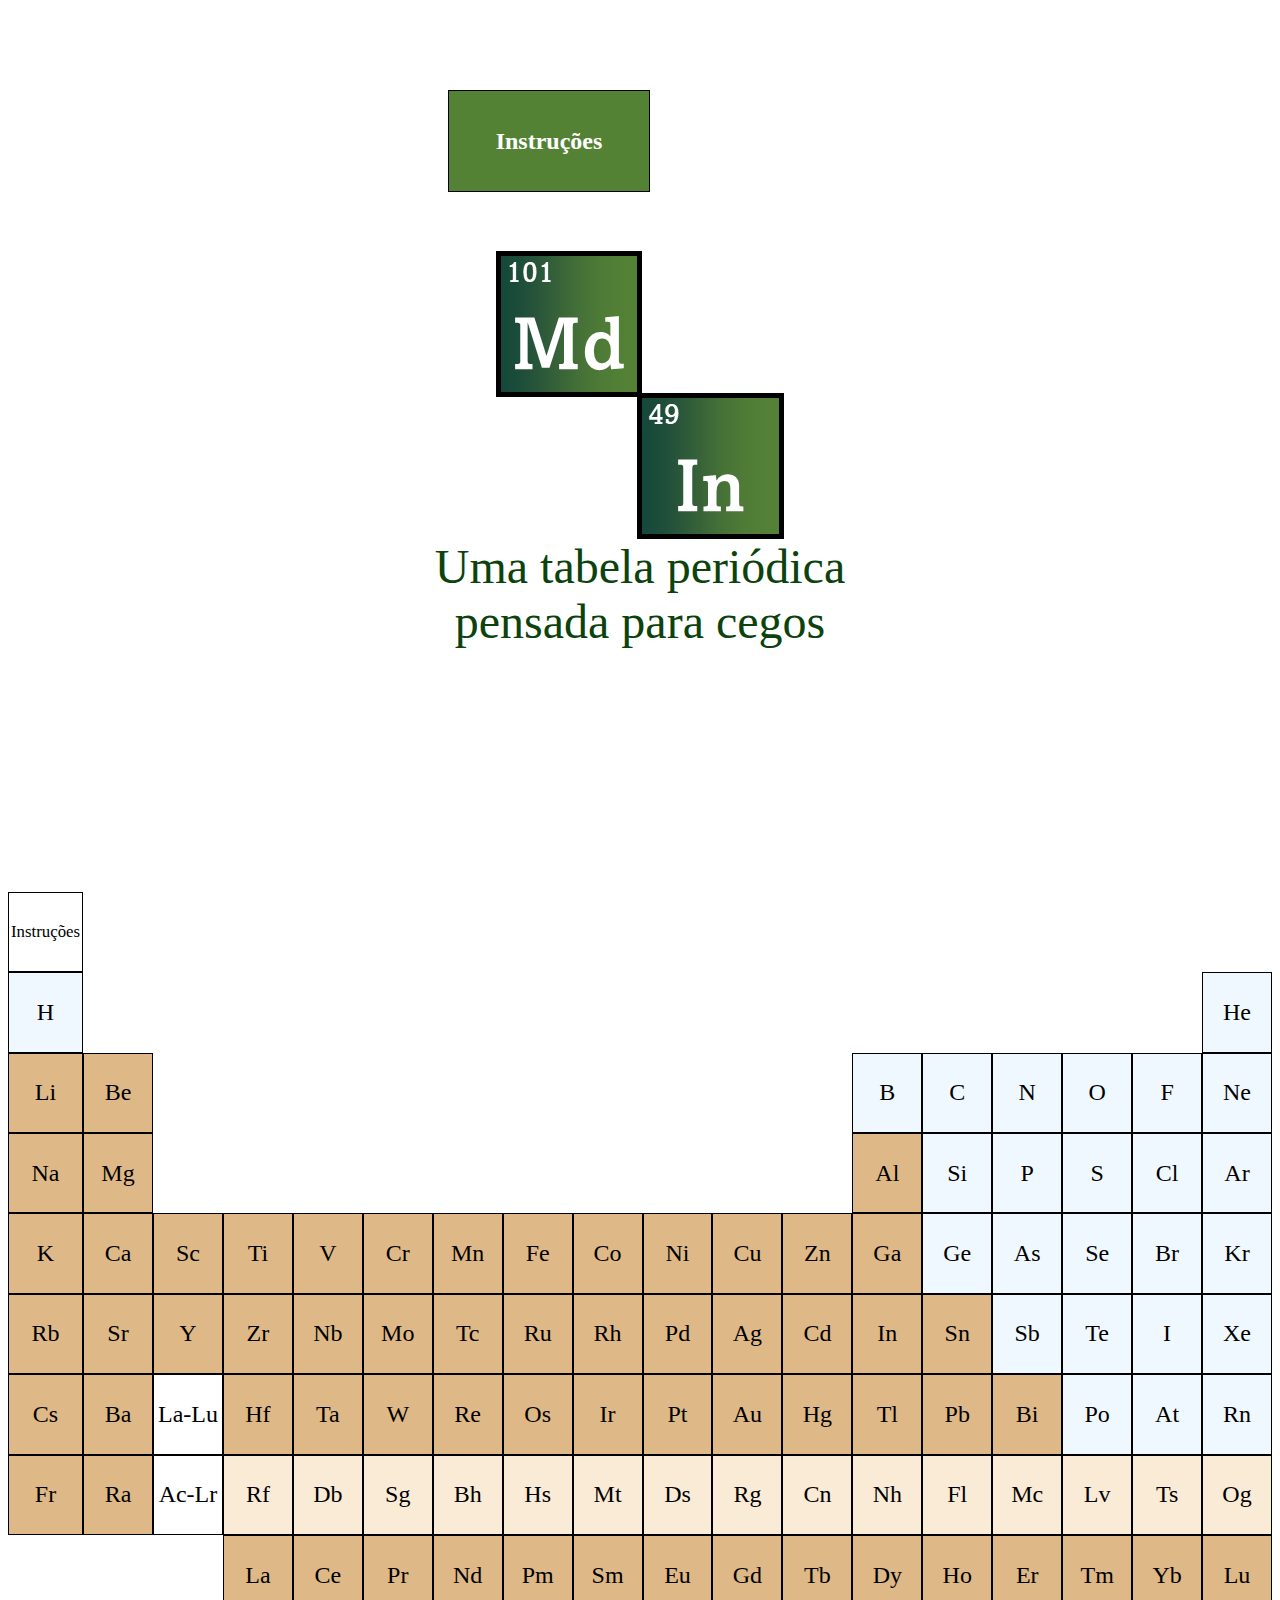
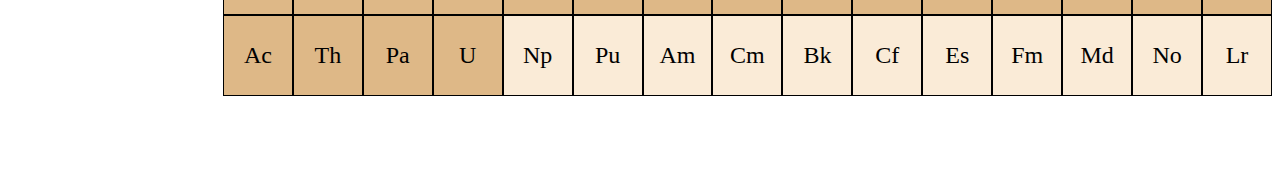
<file: index.html>
<html lang="pt-br">
	<head>
		<meta charset="UTF-8">
		<meta http-equiv="ScreenOrientation" content="autoRotate:disabled">
		<title></title>
		<link rel='stylesheet' href='css/styles.css'>
	</head>
	<body onload="loadPage()">
		<main>
			<div id="loading-page">
				
				<figure class="loading-figure" >
					<img src="data/logo.png" alt="Logo da Tabela Periódica"/>
					<figcaption id="slogan" aria-label="Uma tabela periódica pensada para cegos">
						Uma tabela periódica<br>pensada para cegos
					</figcaption>
				</figure>
			</div>
			<div id="periodic-table">
				<div onclick="hide_dialog()" id="background"> </div> 

				<div id='canva'></div>

				<div id="instructions" tabindex="10" onclick="clicked('', false);">
					<div class="center">
						<p>Instruções</p>
					</div>
				</div>
				<div id="Dialog" onclick="hide_dialog()" aria-labelledby="DialogContent" role="dialog" tabindex="-1" >
					<div role="document">
							<h2 id="DialogContent" tabindex="-1">Informações do elemento</h2>

					</div>
				</div>

			</div>
		</main>
		<script src="https://ajax.googleapis.com/ajax/libs/jquery/3.6.0/jquery.min.js"></script>
		<script src="src/swiped-events.js"></script>
		<script src='src/main.js'></script>
	</body>
</html>
</file>
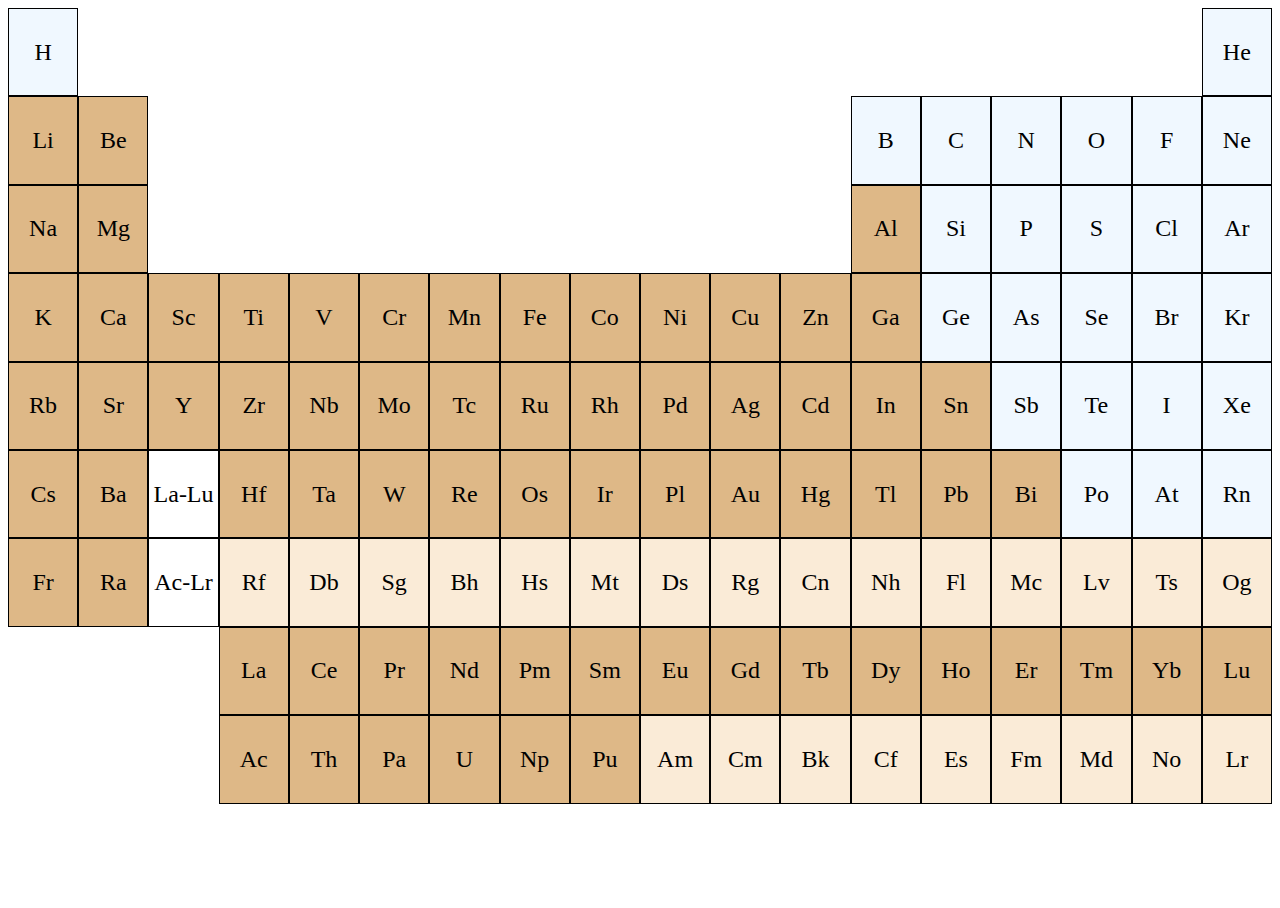
<file: index2.html>
<html lang="pt-br">
	<head>
		<meta charset="UTF-8">
		<meta http-equiv="ScreenOrientation" content="autoRotate:disabled">
		<title></title>
<style>
.empty {
	visibility: hidden;
}

@media only screen and (orientation: portrait) {
	html {
		transform: rotate(-90deg);
		transform-origin: left top;
		width: 100vh;
		height: 100vw;
		overflow-x: hidden;
		position: absolute;
		top: 100%;
		left: 0;
	}
}

#loading-page {
	display: flex;
	justify-content: center;
	height: 100%;
	color: rgb(12, 66, 12);
	font-size: 3em;
	text-align: center;
}

#loading-page figcaption {
	width: 800px;
}

#loading-page .loading-figure {
	margin: auto;
	display: block;
}

/* #periodic-table {
	display: none;
} */

table {
	height: 100%;
	width: 100%;
	border-spacing: 0;
}

table h1 {
	max-height: 25px;
}

td {
	width: 4em;
	height: 4em;
	text-align: center;
	vertical-align: middle;
	border: outset;
	position: relative;
	border: 1px solid black;
}

th {
	min-height: 5em;  
	text-align: center;
	vertical-align: bottom;
	font-size:20
}

.sem-família {
	background-color: cornflowerblue;
}

.Metal {
	background-color: burlywood;
}

.Semi-metal {
	background-color: green;
}

.Ametal {
	background-color: aliceblue;
}

.Nobre {
	background-color: gray;
}

.Indefinido {
	background-color: antiquewhite;
}

.number {
	font-size: 1em;
	position: absolute;
	/* center the content for a parent with position: relative */
	top: 0;
	left: 0;
	right: 0;
}

.symbol {
	font-size: 1.5em;
}

/* Dialog */

#Dialog {
	visibility:hidden;
	display: flex;
	align-items: center;
	justify-content: center;
	width: 100%;
	height: 100%;
	margin-left: 0;
	position: absolute;   
	top: 0;
   background: #FFFFFF;
   font-size: 44;
   border: solid;
}

#background {
		height:100%; 
		width:100%; 
		position:absolute;
		background-color:white;
}
</style>
	</head>
	<body>
		<main>
			<!-- <div id="loading-page">
				<figure class="loading-figure">
					<img src="data/logo.png" alt="Logo da Tabela Periódica"/>
					<figcaption id="slogan" tabindex="-3" aria-label="Uma tabela periódica pensada para cegos">
						Uma tabela periódica<br>pensada para cegos
					</figcaption>
				</figure>
			</div> -->
			<div id="periodic-table">
				<div onclick="hide_dialog()" tabindex="1" id="background"> </div> 
			
				<div id='canva'></div>
						
				<div id="Dialog" onclick="hide_dialog()" aria-labelledby="DialogContent" role="dialog" tabindex="-1" >
					
					<div role="document">
							<h2 id="DialogContent" tabindex="-1">Informações do elemento</h2>

					</div>
				</div>
			</div>
		</main>
<script>

dados = `;número atômico; simbolo; nome; x; y; família;família-2; massa atômica;
;1  ;H  ;Hidrogênio     ;1  ;1	;Ametal		;Grupo 1, Primeiro período	;H	  ;1,0;
;2  ;He ;Hélio          ;18 ;1	;Ametal		;Grupo 18, Primeiro período	;H-e ;4,0;    
;3  ;Li ;Lítio          ;1  ;2	;Metal			;Grupo 1, Segundo período		;L-i ;6,9;
;4  ;Be ;Berílio        ;2  ;2	;Metal			;Grupo 2, Segundo período		;B-e ;9,0;
;5  ;B  ;Boro           ;13 ;2	;Ametal		;Grupo 13, Segundo período	;B   ;10,8;
;6  ;C  ;Carbono        ;14 ;2	;Ametal		;Grupo 14, Segundo período	;C   ;12,0;
;7  ;N  ;Nitrogênio     ;15 ;2	;Ametal		;Grupo 15, Segundo período	;N   ;14,0;
;8  ;O  ;Oxigênio       ;16 ;2	;Ametal		;Grupo 16, Segundo período	;O   ;16,0;
;9  ;F  ;Fluor          ;17 ;2	;Ametal		;Grupo 17, Segundo período	;F   ;19,0;
;10 ;Ne ;Neônio         ;18 ;2	;Ametal		;Grupo 18, Segundo período	;N-e ;20,2;
;11 ;Na ;Sódio          ;1  ;3	;Metal			;Grupo 1, Terceiro período	;N-a ;223,0;
;12 ;Mg ;Magnésio       ;2  ;3	;Metal			;Grupo 2, Terceiro período	;M-g ;24,3;
;13 ;Al ;Alumínio       ;13 ;3	;Metal			;Grupo 13, Terceiro período	;A-l ;27,0;
;14 ;Si ;Silício        ;14 ;3	;Ametal		;Grupo 14, Terceiro período	;S-i ;28,1;
;15 ;P  ;Fósforo        ;15 ;3	;Ametal		;Grupo 15, Terceiro período	;P   ;31,0;
;16 ;S  ;Enxofre        ;16 ;3	;Ametal		;Grupo 16, Terceiro período	;S   ;32,0;
;17 ;Cl ;Cloro          ;17 ;3	;Ametal		;Grupo 17, Terceiro período	;C-l ;35,5;
;18 ;Ar ;Argônio        ;18 ;3	;Ametal		;Grupo 18, Terceiro período	;A-r ;39,5;
;19 ;K  ;Potássio       ;1  ;4	;Metal			;Grupo 1, Quarto período		;K   ;39,1;
;20 ;Ca ;Cálcio         ;2  ;4	;Metal			;Grupo 2, Quarto período		;C-a ;40,1;
;21 ;Sc ;Escândio       ;3  ;4	;Metal			;Grupo 3, Quarto período		;S-c ;45,0;
;22 ;Ti ;Titânio        ;4  ;4	;Metal			;Grupo 4, Quarto período		;T-i ;47,9;
;23 ;V  ;Vanádio        ;5  ;4	;Metal			;Grupo 5, Quarto período		;V   ;50,9;
;24 ;Cr ;Cromo          ;6  ;4	;Metal			;Grupo 6, Quarto período		;C-r ;52,0;
;25 ;Mn ;Manganês       ;7  ;4	;Metal			;Grupo 7, Quarto período		;M-n ;54,9;
;26 ;Fe ;Ferro          ;8  ;4	;Metal			;Grupo 8, Quarto período		;F-e ;55,9;
;27 ;Co ;Cobalto        ;9  ;4	;Metal			;Grupo 9, Quarto período		;C-o ;58,9;
;28 ;Ni ;Níquel         ;10 ;4	;Metal			;Grupo 10, Quarto período		;N-i ;58,7;
;26 ;Cu ;Cobre          ;11 ;4	;Metal			;Grupo 11, Quarto período		;C-u ;65,6;
;30 ;Zn ;Zinco          ;12 ;4	;Metal			;Grupo 12, Quarto período		;Z-n ;65,4;  
;31 ;Ga ;Gálio          ;13 ;4	;Metal			;Grupo 13, Quarto período		;G-a ;69,7;
;32 ;Ge ;Germânio       ;14 ;4	;Ametal		;Grupo 14, Quarto período		;G-e ;72,6;
;33 ;As ;Arsênio        ;15 ;4	;Ametal		;Grupo 15, Quarto período		;A-s ;74,9;
;34 ;Se ;Selênio        ;16 ;4	;Ametal		;Grupo 16, Quarto período		;S-e ;79,0;
;35 ;Br ;Bromo          ;17 ;4	;Ametal		;Grupo 17, Quarto período		;B-r ;79,9;
;36 ;Kr ;Criptônio      ;18 ;4	;Ametal		;Grupo 18, Quarto período		;K-r ;83,8;
;37 ;Rb ;Rubídio        ;1  ;5	;Metal			;Grupo 1, Quinto período		;R-b ;85,5;
;38 ;Sr ;Estrôncio      ;2  ;5	;Metal			;Grupo 2, Quinto período		;S-r ;87,6;
;39 ;Y  ;Ítrio          ;3  ;5	;Metal			;Grupo 3, Quinto período		;Y   ;88,9;
;40 ;Zr ;Zircônio       ;4  ;5	;Metal			;Grupo 4, Quinto período		;Z-r ;91,2;
;41 ;Nb ;Nióbio         ;5  ;5	;Metal			;Grupo 5, Quinto período		;N-b ;92,9;
;42 ;Mo ;Molibdênio     ;6  ;5	;Metal			;Grupo 6, Quinto período		;M-o ;96,0;
;43 ;Tc ;Tecnécio       ;7  ;5	;Metal			;Grupo 7, Quinto período		;T-c ;98,0;
;44 ;Ru ;Rutênio        ;8  ;5	;Metal			;Grupo 8, Quinto período		;R-u ;101,1;      
;45 ;Rh ;Ródio          ;9  ;5	;Metal			;Grupo 9, Quinto período		;R-h ;102,9;
;46 ;Pd ;Paládio        ;10 ;5	;Metal			;Grupo 10, Quinto período		;P-d ;106,4;
;47 ;Ag ;Prata          ;11 ;5	;Metal			;Grupo 11, Quinto período		;A-g ;107,9;
;48 ;Cd ;Cádmio         ;12 ;5	;Metal			;Grupo 12, Quinto período		;C-d ;112,4;
;49 ;In ;Índio          ;13 ;5	;Metal			;Grupo 13, Quinto período		;I-n ;114,8;
;50 ;Sn ;Estanho        ;14 ;5	;Metal			;Grupo 14, Quinto período		;S-n ;118,7;
;51 ;Sb ;Antimônio      ;15 ;5	;Ametal		;Grupo 15, Quinto período		;S-b ;121,8;
;52 ;Te ;Telúrio        ;16 ;5	;Ametal		;Grupo 16, Quinto período		;T-e ;127,6;
;53 ;I  ;Iodo           ;17 ;5	;Ametal		;Grupo 17, Quinto período		;I   ;126,9;
;54 ;Xe ;Xenônio        ;18 ;5	;Ametal		;Grupo 18, Quinto período		;X-e ;131,3;
;55 ;Cs ;Césio          ;1  ;6	;Metal			;Grupo 1, Sexto período		;C-s ;132,9;
;56 ;Ba ;Bário          ;2  ;6	;Metal			;Grupo 2, Sexto período		;B-a ;137,3;
#Série Lantanídio
;   ;La-Lu;             ;3  ;6;Especial;
#Volta
;72 ;Hf ;Háfnio         ;4  ;6	;Metal			;Grupo 4, Sexto período		;H-f ;178,5;
;73 ;Ta ;Tântalo        ;5  ;6	;Metal			;Grupo 5, Sexto período		;T-a ;181,0;
;74 ;W  ;Tungstênio     ;6  ;6	;Metal			;Grupo 6, Sexto período		;W   ;183,8;
;75 ;Re ;Rênio          ;7  ;6	;Metal			;Grupo 7, Sexto período		;R-e ;186,2;
;76 ;Os ;Ósmio          ;8  ;6	;Metal			;Grupo 8, Sexto período		;O-s ;190,2;
;77 ;Ir ;Irídio         ;9  ;6	;Metal			;Grupo 9, Sexto período		;I-r ;192,2;
;78 ;Pl ;Platina        ;10 ;6	;Metal			;Grupo 10, Sexto período		;P-l ;195,1;
;79 ;Au ;Ouro           ;11 ;6	;Metal			;Grupo 11, Sexto período		;A-u ;197,0;
;80 ;Hg ;Mercúrio       ;12 ;6	;Metal			;Grupo 12, Sexto período		;H-g ;200,6;
;81 ;Tl ;Tálio          ;13 ;6	;Metal			;Grupo 13, Sexto período		;T-l ;204,4;
;82 ;Pb ;Chumbo         ;14 ;6	;Metal			;Grupo 14, Sexto período		;P-b ;207,2;
;83 ;Bi ;Bismuto        ;15 ;6	;Metal			;Grupo 15, Sexto período		;B-i ;209,0;
;84 ;Po ;Polônio        ;16 ;6	;Ametal		;Grupo 16, Sexto período		;P-o ;209,0;
;85 ;At ;Ástato         ;17 ;6	;Ametal		;Grupo 17, Sexto período		;A-t ;210,0;
;86 ;Rn ;Radônio        ;18 ;6	;Ametal		;Grupo 18, Sexto período		;R-n ;222,0;
;87 ;Fr ;Frâncio        ;1  ;7	;Metal			;Grupo 1, Sétimo período		;F-r ;223,0;
;88 ;Ra ;Rádio          ;2  ;7	;Metal			;Grupo 2, Sétimo período		;R-a ;226,0;

#Série Actínio

;   ;Ac-Lr;             ;3  ;7;Especial;

#Volta

;104 ;Rf ;Rutherfórdio  ;4  ;7 ;Indefinido	;Grupo 4, Sétimo período		;R-f ;267,0;
;105 ;Db ;Dúbnio        ;5  ;7 ;Indefinido	;Grupo 5, Sétimo período		;D-b ;268,0;
;106 ;Sg ;Seabórgio     ;6  ;7 ;Indefinido	;Grupo 6, Sétimo período		;S-g ;269,0;
;107 ;Bh ;Bóhrio        ;7  ;7 ;Indefinido	;Grupo 7, Sétimo período		;B-h ;270,0;
;108 ;Hs ;Hássio        ;8  ;7 ;Indefinido	;Grupo 8, Sétimo período		;H-s ;269,0;
;109 ;Mt ;Meitnério     ;9  ;7 ;Indefinido	;Grupo 9, Sétimo período		;M-t ;277,0;
;110 ;Ds ;Darmstádtio   ;10 ;7 ;Indefinido	;Grupo 10, Sétimo período		;D-s ;281,0;
;111 ;Rg ;Roentgênio    ;11 ;7 ;Indefinido	;Grupo 11, Sétimo período		;R-g ;282,0;
;112 ;Cn ;Copernício    ;12 ;7 ;Indefinido	;Grupo 12, Sétimo período		;C-n ;285,0;
;113 ;Nh ;Nihônio       ;13 ;7 ;Indefinido	;Grupo 13, Sétimo período		;N-h ;286,0;
;114 ;Fl ;Fleróvio      ;14 ;7 ;Indefinido	;Grupo 14, Sétimo período		;F-l ;290,0;
;115 ;Mc ;Moscóvio      ;15 ;7 ;Indefinido	;Grupo 15, Sétimo período		;M-c ;290,0;
;116 ;Lv ;Livermório    ;16 ;7 ;Indefinido	;Grupo 16, Sétimo período		;L-v ;293,0;
;117 ;Ts ;Tennesso      ;17 ;7 ;Indefinido	;Grupo 17, Sétimo período		;T-s ;294,0;
;118 ;Og ;Oganessônio   ;18 ;7 ;Indefinido	;Grupo 18, Sétimo período		;O-g ;294,0;

#Pula uma linha

;57 ;La ;Lantânio       ;4  ;9 ;Metal			;Grupo 3, Sexto período						;L-a ;138,9; 
;58 ;Ce ;Cério          ;5  ;9 ;Metal			;Série-lantanídeo, Sexto período			;C-e ;140,1; 
;59 ;Pr ;Praseodímio    ;6  ;9 ;Metal			;Série-lantanídeo, Sexto período			;P-r ;140,9; 
;60 ;Nd ;Neodímio       ;7  ;9 ;Metal			;Série-lantanídeo, Sexto período			;N-d ;144,2; 
;61 ;Pm ;Promécio       ;8  ;9 ;Metal			;Série-lantanídeo, Sexto período			;P-m ;145,0; 
;62 ;Sm ;Samário        ;9  ;9 ;Metal			;Série-lantanídeo, Sexto período			;S-m ;150,4; 
;63 ;Eu ;Európio        ;10 ;9 ;Metal			;Série-lantanídeo, Sexto período			;E-u ;152,0; 
;64 ;Gd ;Gadolínio      ;11 ;9 ;Metal			;Série-lantanídeo, Sexto período			;G-d ;157,3;   
;65 ;Tb ;Térbio         ;12 ;9 ;Metal			;Série-lantanídeo, Sexto período			;T-b ;158,9; 
;66 ;Dy ;Disprósio      ;13 ;9 ;Metal			;Série-lantanídeo, Sexto período			;D-y ;162,5; 
;67 ;Ho ;Hólmio         ;14 ;9 ;Metal			;Série-lantanídeo, Sexto período			;H-o ;164,9;   
;68 ;Er ;Érbio          ;15 ;9 ;Metal			;Série-lantanídeo, Sexto período			;E-r ;167,3; 
;69 ;Tm ;Túlio          ;16 ;9 ;Metal			;Série-lantanídeo, Sexto período			;T-m ;168,9; 
;70 ;Yb ;Itérbio        ;17 ;9 ;Metal			;Série-lantanídeo, Sexto período			;Y-b ;173,1; 
;71 ;Lu ;Lutécio        ;18 ;9 ;Metal			;Série-lantanídeo, Sexto período			;L-u ;175,0; 

;89 ;Ac ;Actínio        ;4  ;10;Metal			;Grupo 3, Sétimo período						;A-c ;227,0;
;90 ;Th ;Tório          ;5  ;10;Metal			;Série-actinídeos, Sétimo período			;T-h ;232,0; 
;91 ;Pa ;Protactínio    ;6  ;10;Metal			;Série-actinídeos, Sétimo período			;P-a ;231,0;
;92 ;U ;Urânio          ;7  ;10;Metal			;Série-actinídeos, Sétimo período			;U   ;238,0;
;93 ;Np ;Neptúnio       ;8  ;10;Metal			;Série-actinídeos, Sétimo período			;N-p ;237,0;
;94 ;Pu ;Plutônio       ;9  ;10;Metal			;Série-actinídeos, Sétimo período			;P-u ;244,0;
;95 ;Am ;Amerício       ;10 ;10;Indefinido	;Série-actinídeos, Sétimo período			;A-m ;243,0;
;96 ;Cm ;Cúrio          ;11 ;10;Indefinido	;Série-actinídeos, Sétimo período			;C-m ;247,0;
;97 ;Bk ;Berkélio       ;12 ;10;Indefinido	;Série-actinídeos, Sétimo período			;B-k ;247,0;
;98 ;Cf ;Califórnio     ;13 ;10;Indefinido	;Série-actinídeos, Sétimo período			;C-f ;251,0;
;99 ;Es ;Einstênio      ;14 ;10;Indefinido	;Série-actinídeos, Sétimo período			;E-s ;252,0; 
;100 ;Fm ;Férmio        ;15 ;10;Indefinido	;Série-actinídeos, Sétimo período			;F-m ;257,0;
;101 ;Md ;Mendelévio    ;16 ;10;Indefinido	;Série-actinídeos, Sétimo período			;M-d ;258,0;
;102 ;No ;Nobélio       ;17 ;10;Indefinido	;Série-actinídeos, Sétimo período			;N-o ;259,0;
;103 ;Lr ;Laurêncio     ;18 ;10;Indefinido	;Série-actinídeos, Sétimo período			;L-r ;262,0;
`

//	This must be a module

function sleep(milliseconds) {
	const date = Date.now();
	let currentDate = null;
	do {
		currentDate = Date.now();
	} while (currentDate - date < milliseconds);
}

function loadPage () {

	screen.orientation.lock('portrait');
	document.getElementById("slogan").focus();

	loading_page = document.getElementById('loading-page');
	periodic_table = document.getElementById('periodic-table');

	sleep(4000);

	// hide loading page
	loading_page.style.display = 'none';
	periodic_table.style.display = 'block';
}

class Element {
	constructor (number, symbol, name, x, y, family,family2,acronym, at_mass) {
		this.number	= number;
		this.symbol	= symbol;
		this.name	= name;
		this.x		= x;
		this.y		= y;
		this.family	= family;
		this.family2	= family2;
		this.acronym = acronym;
		this.mass	= at_mass;
	}
	
	get_information = ()=> `clicked ('${this.name}, ${this.family},<Br>${this.family2}, <Br> Símbolo: ${this.acronym}, <Br> Número atômico: ${this.number}, <Br> Massa atômica: ${this.mass}')`;
	get_number	= ()=> `<spam class='number'>${this.number}</spam>`;
	get_symbol	= ()=> `<spam class='symbol'>${this.symbol}</spam>`;
	get_name	= ()=> `<spam class='number'>${this.number}</spam>`;
	get_cell	= ()=> {
		return `<td aria-label="${this.name}" class="${this.family}" onclick="${this.get_information ()}">${this.get_symbol()}</td>`;
	}
	
}

class EmptyCell extends Element {
	constructor (x, y) {
		super(null, 'empty', 'empty', x, y, 'empty')
	}
}

class Table {
	constructor (lines) {
		this.lines	= lines;
	}
	render (canva) {
		let stack = '<table>'
		this.lines.forEach (line => {
			stack += '<tr>';
			line.forEach (element => {
				stack += element.get_cell();
			})
			stack += '</tr>';
		});
		stack += '</table>';
		canva.innerHTML = stack;
	}
}

//	Defining
const	canva	= document.getElementById ('canva'),
	href	= window.location.href,
	address = 'data/elements.csv';
get_csv (address);


//	Prepare lines as tr's
function make_tr (matrix) {
	full_stack = '<table>';
	Object.entries(matrix).forEach (([line_number, element]) => {
		line_stack = '<tr>'
		range	= Array.apply (null, Array(18)).map (function (_, i) {return i;});
		range.forEach ( i => {
			column = ++i;
			line_stack += matrix[line_number][column];
		});
		line_stack += '</tr>'
		full_stack += line_stack;
	});
	full_stack += '</table>'
	canva.innerHTML = full_stack;
}
//	Putting an empty space where theres no element
function fullfill (matrix) {
	let empty	= new EmptyCell ();
	Object.entries(matrix).forEach (([line_number, element]) => {
		range	= Array.apply (null, Array(18)).map (function (_, i) {return i;});
		range.forEach ( i => {
			column = ++i;
			matrix[line_number][column] = matrix[line_number][column] ? matrix[line_number][column] : empty.get_cell()
		});
	});
	make_tr (matrix)
}
//	Organizing each element on its right line
function organize_lines (elements) {
	var organized	= {}
	elements.forEach (element => {
		let	linenumber	= element.y;
		let	column		= element.x;
		organized[linenumber] = organized[linenumber] ? organized[linenumber] : {};
		organized[linenumber][column] = element.get_cell();
	});
	fullfill (organized)
}
//	Formating csv into elements
function format (raw) {
	all_elements	= []
	rlines	= raw.split ('\n');
	rlines.forEach (rline => {
		let	prop	= rline.split(';');
		let	number	= parseInt (prop[1]),
			symbol	= prop[2],
			name	= prop[3],
			x_pos	= parseInt (prop[4]),
			y_pos	= parseInt (prop[5]),
			family	= prop[6];
			family2= prop[7];
			acronym= prop[8]
			at_mass	= prop[9];		
		let	element	= new Element (number, symbol, name, x_pos, y_pos, family, family2, acronym, at_mass);
		all_elements.push (element)
	})
	organize_lines (all_elements);
}

//	Loading datasheet
function get_csv (address) {
	let	request	= new XMLHttpRequest ();
	request.open ('GET', address, true);
	request.send(null);
 	request.onreadystatechange	= () => {
 		if (request.readyState === 4 && request.status	=== 200) {
 			let content = dados;
			format (content);
		}
	}
}

const dialog = document.getElementById("Dialog"); // Get element.
const content = document.getElementById("DialogContent");

function show_dialog(information){
	dialog.style.visibility = "visible";
	content.innerHTML= information;
}

function hide_dialog(){
	dialog.style.visibility = "hidden";
}

function clicked (conteudo){
	if (dialog.style.visibility=='visible'){
		hide_dialog();
	} else {
		show_dialog(conteudo);
	}
}
</script>
	</body>
</html>
</file>
<file: css/styles.css>
.empty {
	visibility: hidden;
}

@media only screen and (orientation: portrait) {
	html {
		transform: rotate(-90deg);
		transform-origin: left top;
		width: 100vh;
		height: 100vw;
		overflow-x: hidden;
		position: absolute;
		top: 100%;
		left: 0;
	}
}

#loading-page {
	display: flex;
	justify-content: center;
	height: 100%;
	color: rgb(12, 66, 12);
	font-size: 3em;
	text-align: center;
}

#loading-page figcaption {
	width: 800px;
}

#loading-page .loading-figure {
	margin: auto;
	display: block;
}

/* #periodic-table {
	display: none;
} */

table {
	height: 100%;
	width: 100%;
	border-spacing: 0;
}

table h1 {
	max-height: 25px;
}

td {
	width: 4em;
	height: 4em;
	text-align: center;
	vertical-align: middle;
	border: outset;
	position: relative;
	border: 1px solid black;
}

th {
	min-height: 5em;  
	text-align: center;
	vertical-align: bottom;
	font-size:20
}

.Metal {
	background-color: burlywood;
}

.Ametal {
	background-color: aliceblue;
}

.Indefinido {
	background-color: antiquewhite;
}

.Especial-2 {
	border: 1px solid black;
	font-size: 0.7em;
}

.Especial-3 {
	border: 0px solid black;
}

.number {
	font-size: 1em;
	position: absolute;
	/* center the content for a parent with position: relative */
	top: 0;
	left: 0;
	right: 0;
}

.symbol {
	font-size: 1.5em;
}

/* Dialog */

#Dialog {
	visibility:hidden;
	display: flex;
	align-items: center;
	justify-content: center;
	width: 100%;
	height: 100%;
	margin-left: 0;
	position: absolute;   
	top: 0;
   background: #FFFFFF;
   font-size: 44;
   border: solid;
}


#background {
		height:100%; 
		width:100%; 
		position:absolute;
		background-color:white;
}

#instructions {
	position: absolute;
	top: 10vh;
	left: 35vw;
	border: 1px solid black;
	width: 200px;
	height: 100px;
	background-color: #548235;
}

#instructions .center {
	color: white;
	font-size: 1.5em;
	font-weight: bold;

	display: flex;
	justify-content: center;
	align-items: center;
	height: 100px;
}

@media only screen and (orientation: portrait) {
	#instructions {
		position: absolute;
		top: 10vw;
		left: 30vh;
		/* left: 0vw; */
		border: 1px solid black;
		width: 200px;
		height: 100px;
		background-color: #548235;
	}
}
</file>
